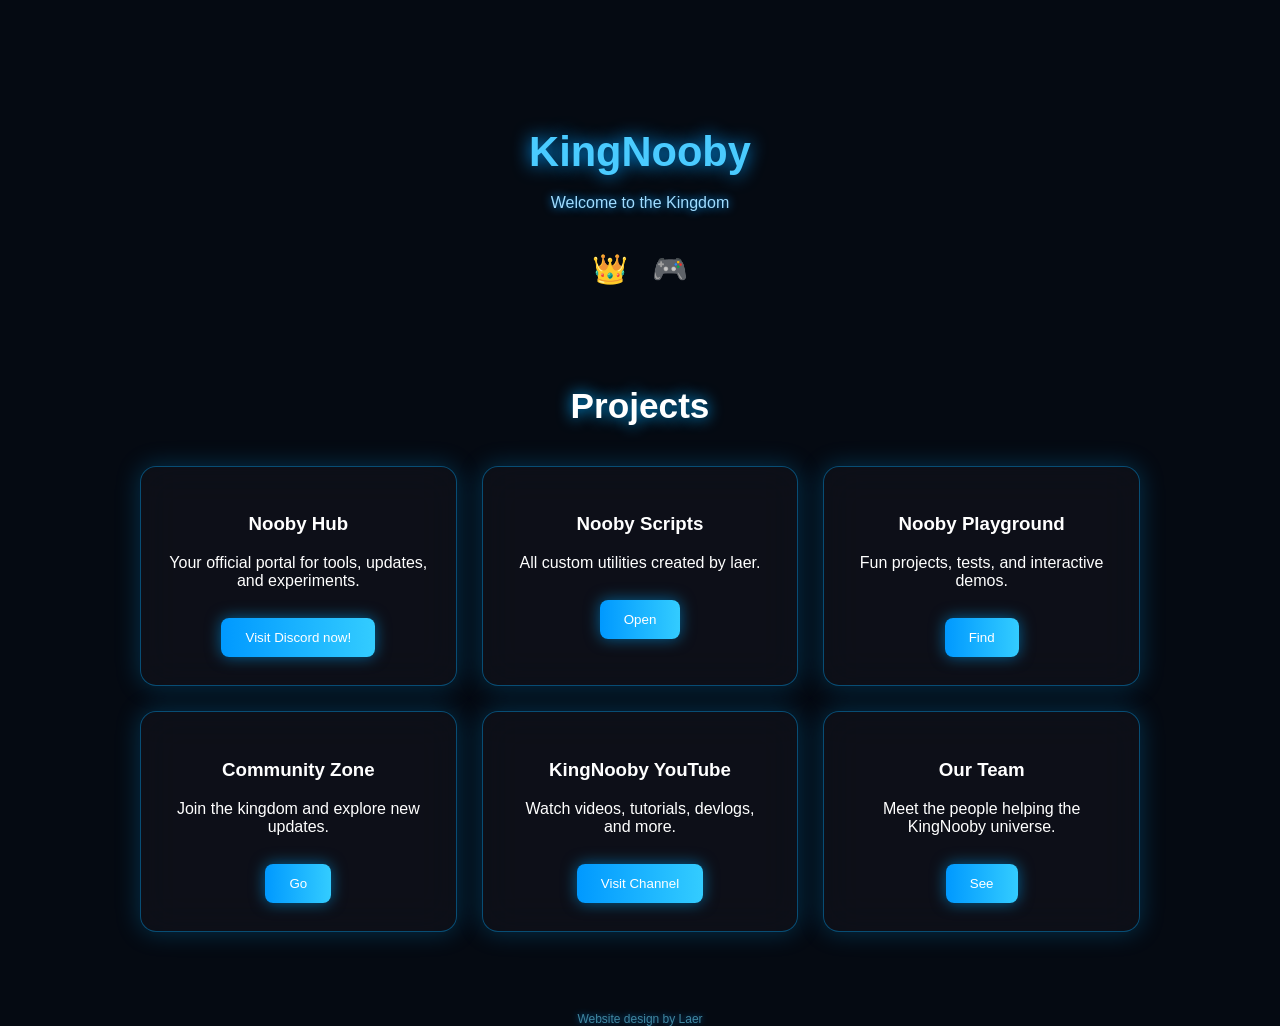
<file: index.html>
<!DOCTYPE html>
<html lang="en">
<head>
    <meta charset="UTF-8">
    <meta name="viewport" content="width=device-width, initial-scale=1.0">
    <title>KingNooby</title>
    <link rel="stylesheet" href="style.css">
    <link rel="icon" href="Copilot_20260404_170513.png">

</head>
<body>

    <header>
        <h1 class="title">KingNooby</h1>
        <p class="tagline">Welcome to the Kingdom</p>

        <div class="icons">
            <span class="icon">👑</span>
            <span class="icon">🎮</span>
        </div>
    </header>

    <section class="products">
        <h2>Projects</h2>

        <div class="grid">

            <!-- CARD 1 -->
            <div class="card" onclick="'page1.html'">
                <h3>Nooby Hub</h3>
                <p>Your official portal for tools, updates, and experiments.</p>
<button>Visit Discord now! </button>
            </div>

            <!-- CARD 2 -->
            <div class="card" onclick="'page2.html'">
                <h3>Nooby Scripts</h3>
                <p>All custom utilities created by laer.</p>
                <button>Open</button>
            </div>

            <!-- CARD 3 -->
            <div class="card" onclick="'page3.html'">
                <h3>Nooby Playground</h3>
                <p>Fun projects, tests, and interactive demos.</p>
<button>Find</button>
            </div>

            <!-- CARD 4 -->
            <div class="card" onclick="'page4.html'">
                <h3>Community Zone</h3>
                <p>Join the kingdom and explore new updates.</p>
<button>Go</button>
            </div>

            <!-- CARD 5 — NEW -->
            <div class="card" onclick="'page5.html'">
                <h3>KingNooby YouTube</h3>
                <p>Watch videos, tutorials, devlogs, and more.</p>
                <button>Visit Channel</button>
            </div>

            <!-- CARD 6 — NEW -->
            <div class="card" onclick="'page6.html'">
                <h3>Our Team</h3>
                <p>Meet the people helping the KingNooby universe.</p>
<button>See</button>
            </div>

        </div>
    </section>

    <script src="script.js"></script>
</body>
</html>
<footer style="
    margin-top: 60px;
    text-align: center;
    opacity: 0.6;
    color: #66d9ff;
    font-size: 0.75rem;
    text-shadow: 0 0 6px #0099ff;
">
    Website design by Laer
</footer>
</file>
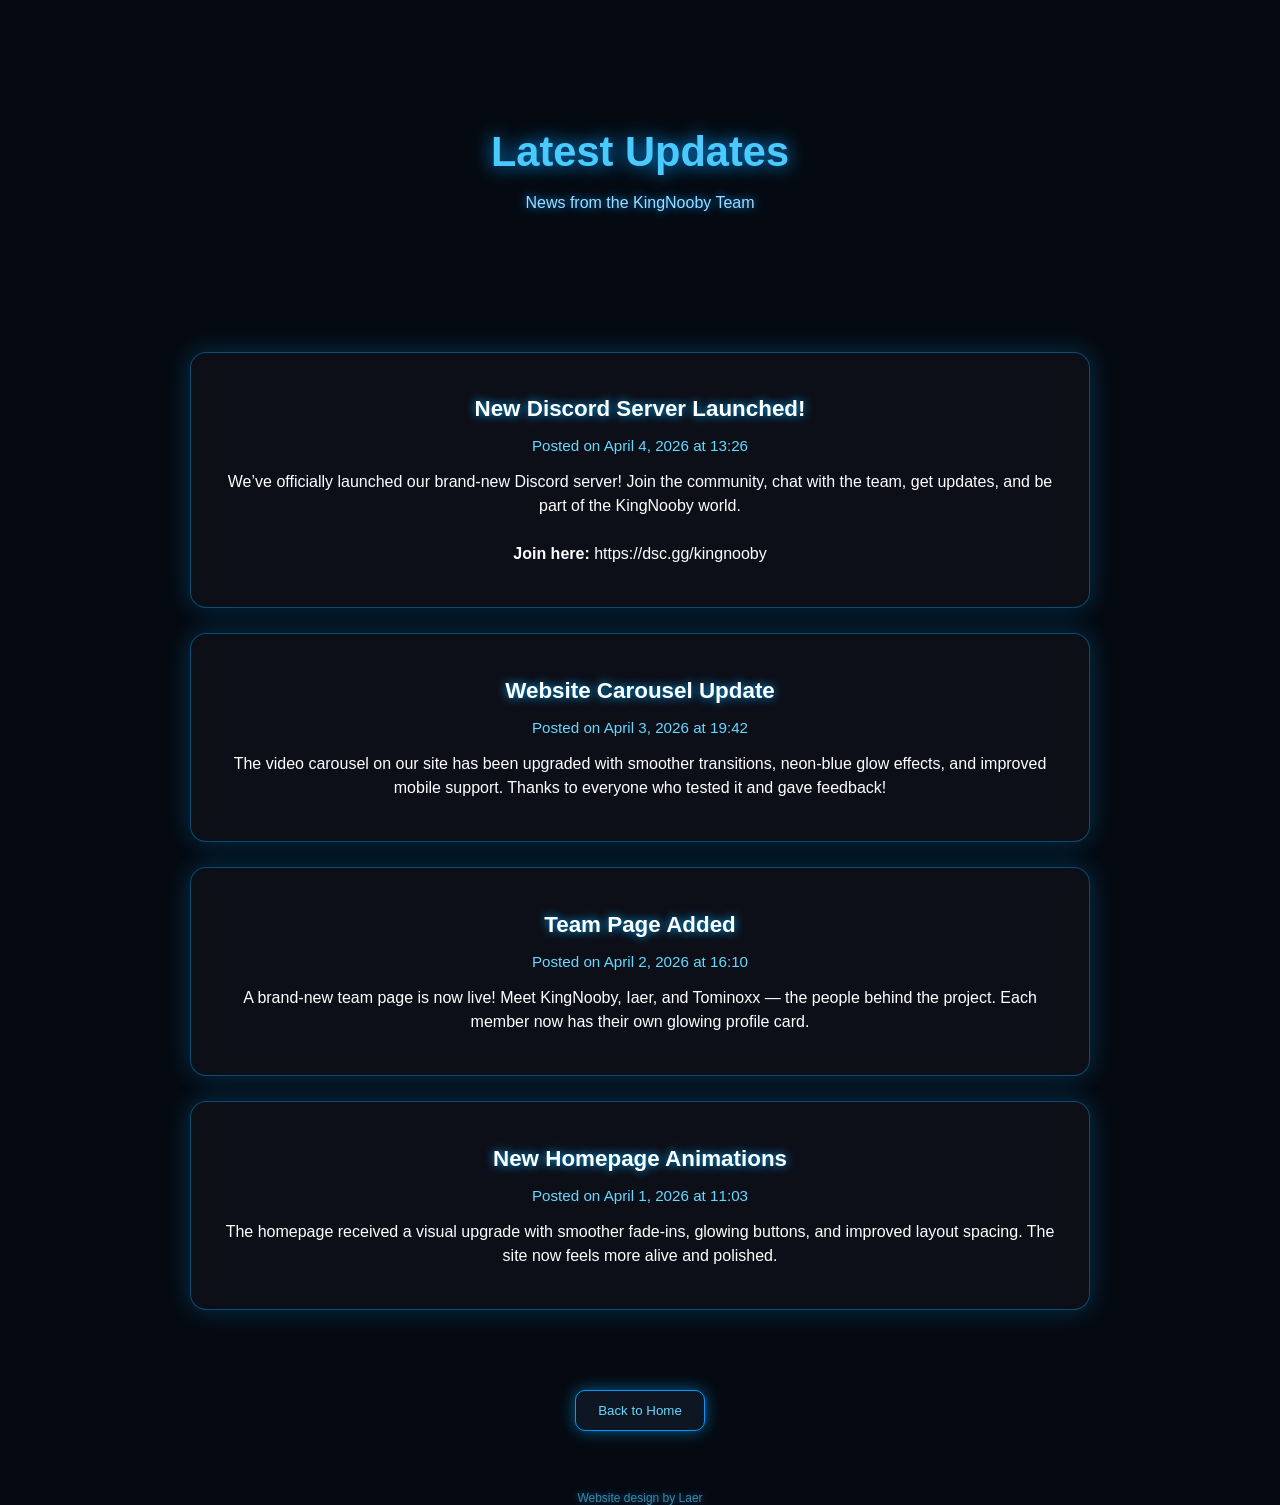
<file: page1.html>
<!DOCTYPE html>
<html lang="en">
<head>
    <meta charset="UTF-8">
    <meta name="viewport" content="width=device-width, initial-scale=1.0">
    <title>KingNooby Updates</title>
    <link rel="stylesheet" href="style.css">

    <style>
        .updates-container {
            max-width: 900px;
            margin: 40px auto;
            display: flex;
            flex-direction: column;
            gap: 25px;
        }

        .update-box {
            background: rgba(20, 20, 30, 0.55);
            padding: 25px;
            border-radius: 16px;
            border: 1px solid rgba(0, 170, 255, 0.4);
            box-shadow: 0 0 25px rgba(0, 170, 255, 0.25);
            backdrop-filter: blur(12px);
            transition: 0.3s ease;
        }

        .update-box:hover {
            transform: translateY(-8px);
            box-shadow: 0 0 40px #00aaffaa;
            border-color: #33ccff;
        }

        .update-title {
            font-size: 1.4rem;
            margin-bottom: 6px;
            text-shadow: 0 0 10px #00aaff;
        }

        .update-time {
            font-size: 0.95rem;
            color: #66d9ff;
            margin-bottom: 12px;
        }

        .update-text {
            line-height: 1.5;
            opacity: 0.9;
        }

        .back-btn {
            margin-top: 40px;
        }
    </style>
</head>
<body>

    <header>
        <h1 class="title">Latest Updates</h1>
        <p class="tagline">News from the KingNooby Team</p>
    </header>

    <section class="updates-container">

        <!-- REAL UPDATE -->
        <div class="update-box">
            <h2 class="update-title">New Discord Server Launched!</h2>
            <p class="update-time">Posted on April 4, 2026 at 13:26</p>
            <p class="update-text">
                We’ve officially launched our brand‑new Discord server!  
                Join the community, chat with the team, get updates, and be part of the KingNooby world.  
                <br><br>
                <strong>Join here:</strong> https://dsc.gg/kingnooby
            </p>
        </div>

        <!-- FABRICATED NEWS #1 -->
        <div class="update-box">
            <h2 class="update-title">Website Carousel Update</h2>
            <p class="update-time">Posted on April 3, 2026 at 19:42</p>
            <p class="update-text">
                The video carousel on our site has been upgraded with smoother transitions,  
                neon‑blue glow effects, and improved mobile support.  
                Thanks to everyone who tested it and gave feedback!
            </p>
        </div>

        <!-- FABRICATED NEWS #2 -->
        <div class="update-box">
            <h2 class="update-title">Team Page Added</h2>
            <p class="update-time">Posted on April 2, 2026 at 16:10</p>
            <p class="update-text">
                A brand‑new team page is now live!  
                Meet KingNooby, Iaer, and Tominoxx — the people behind the project.  
                Each member now has their own glowing profile card.
            </p>
        </div>

        <!-- FABRICATED NEWS #3 -->
        <div class="update-box">
            <h2 class="update-title">New Homepage Animations</h2>
            <p class="update-time">Posted on April 1, 2026 at 11:03</p>
            <p class="update-text">
                The homepage received a visual upgrade with smoother fade‑ins,  
                glowing buttons, and improved layout spacing.  
                The site now feels more alive and polished.
            </p>
        </div>

    </section>

    <button class="back-btn" onclick="window.location.href='index.html'">Back to Home</button>

    <script src="script.js"></script>
</body>
</html>
<footer style="
    margin-top: 60px;
    text-align: center;
    opacity: 0.6;
    color: #66d9ff;
    font-size: 0.75rem;
    text-shadow: 0 0 6px #0099ff;
">
    Website design by Laer
</footer>
</file>
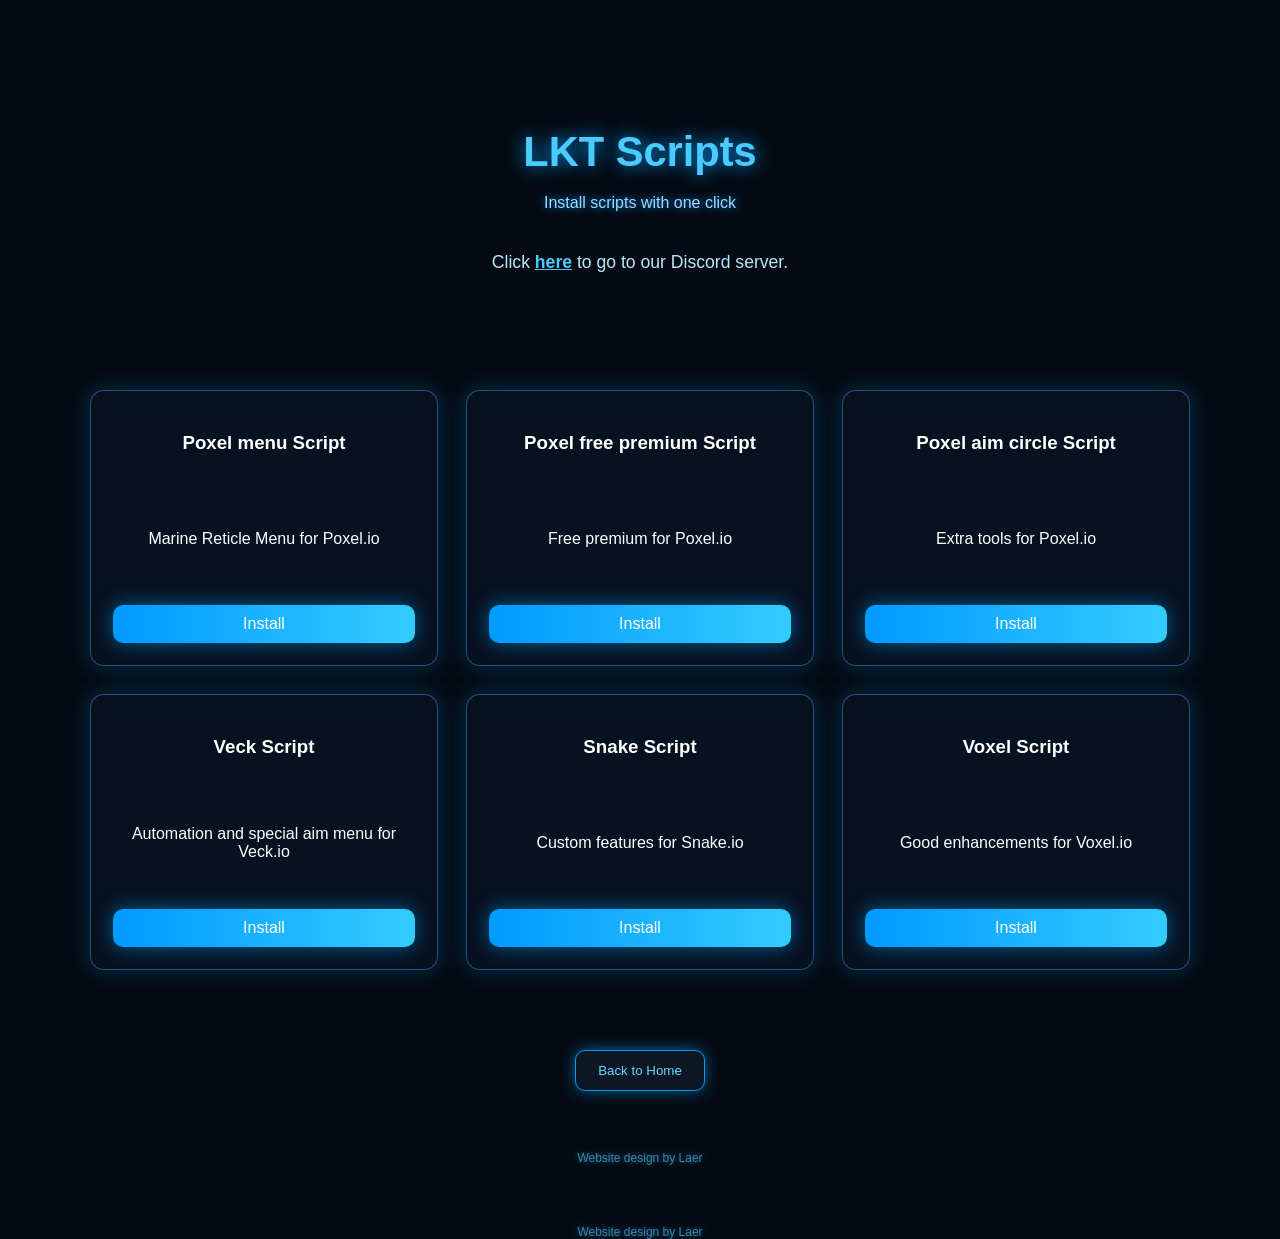
<file: page2.html>
<!DOCTYPE html>
<html lang="en">
<head>
    <meta charset="UTF-8">
    <meta name="viewport" content="width=device-width, initial-scale=1.0">
    <title>LKT Scripts</title>
    <link rel="stylesheet" href="style.css">
</head>
<body>

    <header>
        <h1 class="title">LKT Scripts</h1>
        <p class="tagline">Install scripts with one click</p>
<p class="discord-link">
    Click <a href="https://dsc.gg/knby">here</a> to go to our Discord server.
</p>

    </header>

    <section class="scripts-container">

        <!-- SCRIPT 1 -->
        <div class="script-card">
            <h3>Poxel menu Script</h3>
            <p>Marine Reticle Menu for Poxel.io</p>
            <a href="scripts/poxel1.user.js" class="install-btn">Install</a>
        </div>

        <!-- SCRIPT 2 -->
        <div class="script-card">
            <h3>Poxel free premium Script</h3>
            <p>Free premium for Poxel.io</p>
            <a href="scripts/poxel2.user.js" class="install-btn">Install</a>
        </div>

        <!-- SCRIPT 3 -->
        <div class="script-card">
            <h3>Poxel aim circle Script</h3>
            <p>Extra tools for Poxel.io</p>
            <a href="scripts/poxel3.user.js" class="install-btn">Install</a>
        </div>

        <!-- SCRIPT 4 -->
        <div class="script-card">
            <h3>Veck Script</h3>
            <p>Automation and special aim menu for Veck.io</p>
            <a href="scripts/veck.user.js" class="install-btn">Install</a>
        </div>

        <!-- SCRIPT 5 -->
        <div class="script-card">
            <h3>Snake Script</h3>
            <p>Custom features for Snake.io</p>
            <a href="scripts/snake.user.js" class="install-btn">Install</a>
        </div>

        <!-- SCRIPT 6 -->
        <div class="script-card">
            <h3>Voxel Script</h3>
            <p>Good enhancements for Voxel.io </p>
            <a href="scripts/voxel.user.js" class="install-btn">Install</a>
        </div>

    </section>

    <button class="back-btn" onclick="window.location.href='index.html'">Back to Home</button>

    <footer>
        Website design by Laer
    </footer>

</body>
</html>

<footer style="
    margin-top: 60px;
    text-align: center;
    opacity: 0.6;
    color: #66d9ff;
    font-size: 0.75rem;
    text-shadow: 0 0 6px #0099ff;
">
    Website design by Laer
</footer>
</file>
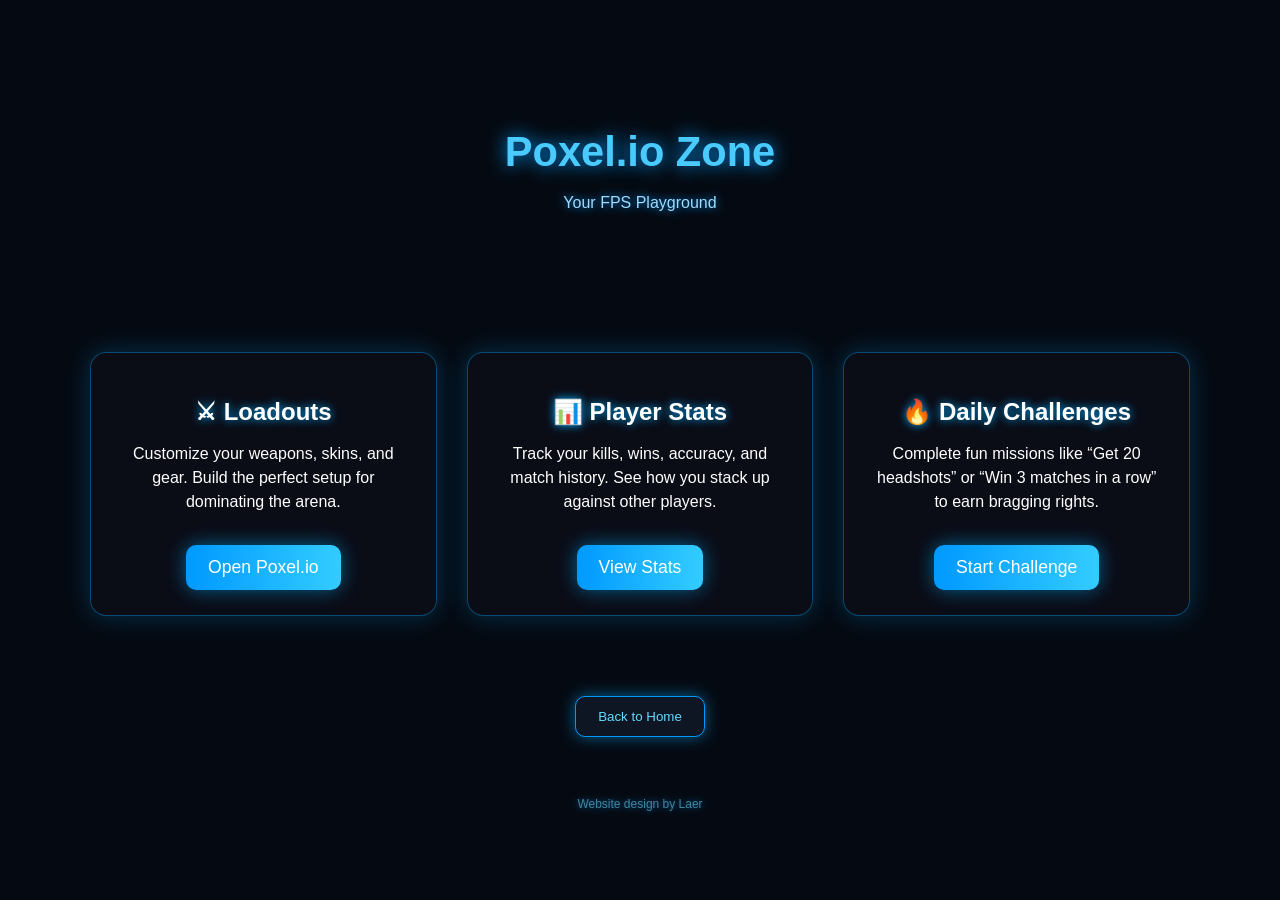
<file: page3.html>
<!DOCTYPE html>
<html lang="en">
<head>
    <meta charset="UTF-8">
    <meta name="viewport" content="width=device-width, initial-scale=1.0">
    <title>Poxel.io Zone</title>
    <link rel="stylesheet" href="style.css">

    <style>
        .poxel-container {
            max-width: 1100px;
            margin: 40px auto;
            display: grid;
            grid-template-columns: repeat(auto-fit, minmax(300px, 1fr));
            gap: 30px;
        }

        .poxel-box {
            background: rgba(15, 15, 25, 0.6);
            padding: 25px;
            border-radius: 16px;
            border: 1px solid rgba(0, 170, 255, 0.4);
            box-shadow: 0 0 25px rgba(0, 170, 255, 0.25);
            backdrop-filter: blur(12px);
            transition: 0.3s ease;
            text-align: center;
        }

        .poxel-box:hover {
            transform: translateY(-10px) scale(1.03);
            box-shadow: 0 0 45px #00aaffaa;
            border-color: #33ccff;
        }

        .poxel-box h2 {
            margin-bottom: 10px;
            text-shadow: 0 0 10px #00aaff;
        }

        .poxel-box p {
            opacity: 0.9;
            line-height: 1.5;
        }

        .play-btn {
            margin-top: 15px;
            padding: 12px 22px;
            background: linear-gradient(90deg, #0099ff, #33ccff);
            border: none;
            border-radius: 10px;
            color: white;
            font-size: 1.1rem;
            cursor: pointer;
            transition: 0.25s ease;
            box-shadow: 0 0 20px #00aaff88;
        }

        .play-btn:hover {
            background: linear-gradient(90deg, #33ccff, #66d9ff);
            box-shadow: 0 0 35px #33ccffaa;
            transform: translateY(-3px);
        }

        .back-btn {
            margin-top: 40px;
        }
    </style>
</head>
<body>

    <header>
        <h1 class="title">Poxel.io Zone</h1>
        <p class="tagline">Your FPS Playground</p>
    </header>

    <section class="poxel-container">

        <!-- BOX 1: Loadouts -->
        <div class="poxel-box">
            <h2>⚔ Loadouts</h2>
            <p>
                Customize your weapons, skins, and gear.  
                Build the perfect setup for dominating the arena.
            </p>
            <button class="play-btn" onclick="window.open('https://poxel.io', '_blank')">
                Open Poxel.io
            </button>
        </div>

        <!-- BOX 2: Stats -->
        <div class="poxel-box">
            <h2>📊 Player Stats</h2>
            <p>
                Track your kills, wins, accuracy, and match history.  
                See how you stack up against other players.
            </p>
            <button class="play-btn" onclick="window.open('https://poxel.io', '_blank')">
                View Stats
            </button>
        </div>

        <!-- BOX 3: Fun Challenges -->
        <div class="poxel-box">
            <h2>🔥 Daily Challenges</h2>
            <p>
                Complete fun missions like “Get 20 headshots”  
                or “Win 3 matches in a row” to earn bragging rights.
            </p>
            <button class="play-btn" onclick="window.open('https://poxel.io', '_blank')">
                Start Challenge
            </button>
        </div>

    </section>

    <button class="back-btn" onclick="window.location.href='index.html'">Back to Home</button>

    <script src="script.js"></script>
</body>
</html>
<footer style="
    margin-top: 60px;
    text-align: center;
    opacity: 0.6;
    color: #66d9ff;
    font-size: 0.75rem;
    text-shadow: 0 0 6px #0099ff;
">
    Website design by Laer
</footer>
</file>
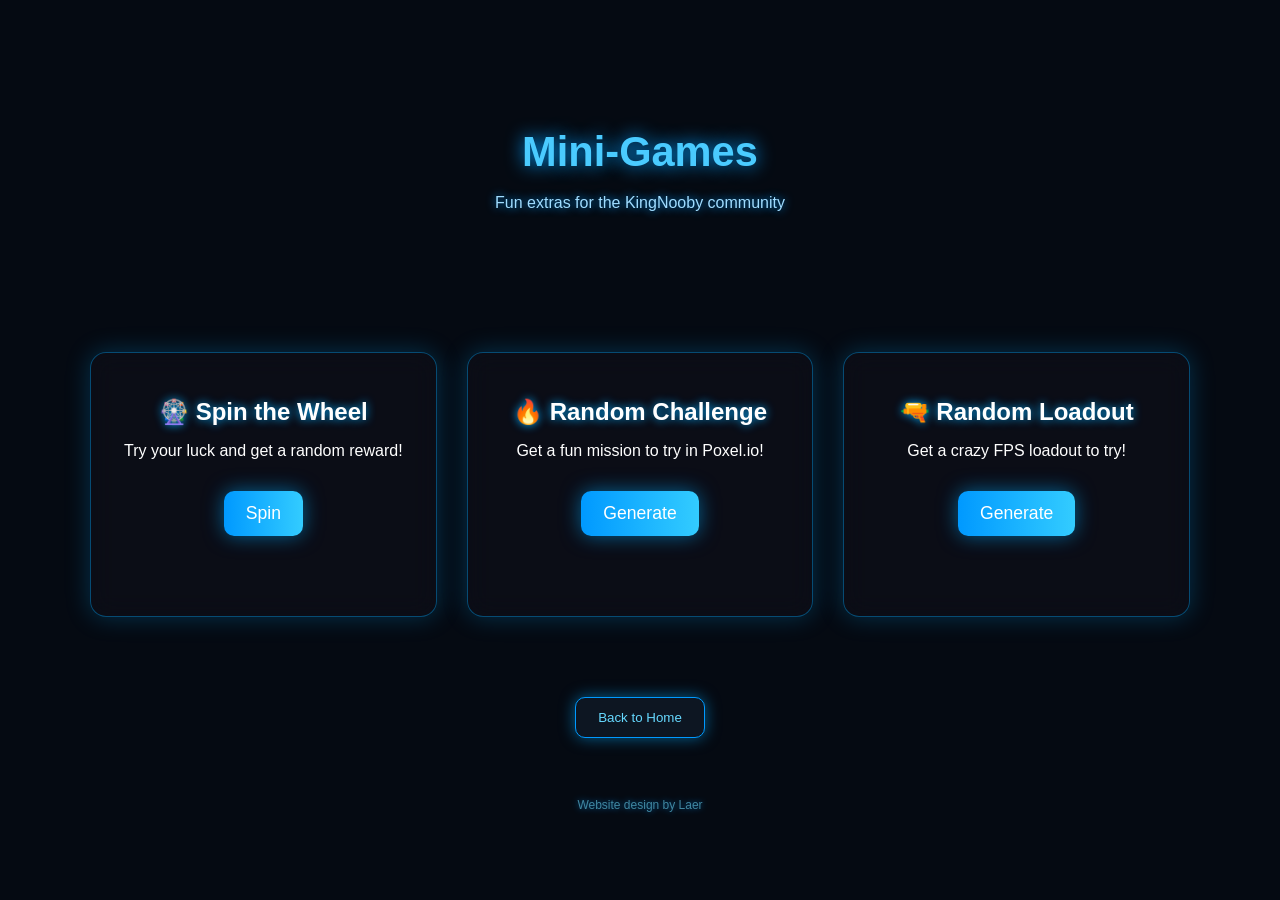
<file: page4.html>
<!DOCTYPE html>
<html lang="en">
<head>
    <meta charset="UTF-8">
    <meta name="viewport" content="width=device-width, initial-scale=1.0">
    <title>Mini‑Games</title>
    <link rel="stylesheet" href="style.css">

    <style>
        .games-container {
            max-width: 1100px;
            margin: 40px auto;
            display: grid;
            grid-template-columns: repeat(auto-fit, minmax(300px, 1fr));
            gap: 30px;
        }

        .game-box {
            background: rgba(15, 15, 25, 0.6);
            padding: 25px;
            border-radius: 16px;
            border: 1px solid rgba(0, 170, 255, 0.4);
            box-shadow: 0 0 25px rgba(0, 170, 255, 0.25);
            backdrop-filter: blur(12px);
            transition: 0.3s ease;
            text-align: center;
        }

        .game-box:hover {
            transform: translateY(-10px) scale(1.03);
            box-shadow: 0 0 45px #00aaffaa;
            border-color: #33ccff;
        }

        .game-box h2 {
            margin-bottom: 10px;
            text-shadow: 0 0 10px #00aaff;
        }

        .game-result {
            margin-top: 15px;
            font-size: 1.1rem;
            color: #66d9ff;
            min-height: 40px;
        }

        .game-btn {
            margin-top: 15px;
            padding: 12px 22px;
            background: linear-gradient(90deg, #0099ff, #33ccff);
            border: none;
            border-radius: 10px;
            color: white;
            font-size: 1.1rem;
            cursor: pointer;
            transition: 0.25s ease;
            box-shadow: 0 0 20px #00aaff88;
        }

        .game-btn:hover {
            background: linear-gradient(90deg, #33ccff, #66d9ff);
            box-shadow: 0 0 35px #33ccffaa;
            transform: translateY(-3px);
        }

        .back-btn {
            margin-top: 40px;
        }
    </style>
</head>
<body>

    <header>
        <h1 class="title">Mini‑Games</h1>
        <p class="tagline">Fun extras for the KingNooby community</p>
    </header>

    <section class="games-container">

        <!-- GAME 1: Spin the Wheel -->
        <div class="game-box">
            <h2>🎡 Spin the Wheel</h2>
            <p>Try your luck and get a random reward!</p>
            <button class="game-btn" onclick="spinWheel()">Spin</button>
            <div class="game-result" id="wheelResult"></div>
        </div>

        <!-- GAME 2: Random Challenge -->
        <div class="game-box">
            <h2>🔥 Random Challenge</h2>
            <p>Get a fun mission to try in Poxel.io!</p>
            <button class="game-btn" onclick="randomChallenge()">Generate</button>
            <div class="game-result" id="challengeResult"></div>
        </div>

        <!-- GAME 3: Random Loadout -->
        <div class="game-box">
            <h2>🔫 Random Loadout</h2>
            <p>Get a crazy FPS loadout to try!</p>
            <button class="game-btn" onclick="randomLoadout()">Generate</button>
            <div class="game-result" id="loadoutResult"></div>
        </div>

    </section>

    <button class="back-btn" onclick="window.location.href='index.html'">Back to Home</button>

    <script src="script.js"></script>

    <script>
        function spinWheel() {
            const rewards = [
                "⭐ 50 XP",
                "💎 Rare Skin",
                "🎁 Mystery Box",
                "🔥 Double Damage (5 min)",
                "⚡ Speed Boost",
                "😢 Nothing... try again!"
            ];
            document.getElementById("wheelResult").innerText =
                rewards[Math.floor(Math.random() * rewards.length)];
        }

        function randomChallenge() {
            const challenges = [
                "Get 10 headshots",
                "Win 2 matches in a row",
                "Play a full match with only pistol",
                "Get 5 melee kills",
                "Win a match with 0 deaths",
                "Deal 1000 total damage"
            ];
            document.getElementById("challengeResult").innerText =
                challenges[Math.floor(Math.random() * challenges.length)];
        }

        function randomLoadout() {
            const primaries = ["Assault Rifle", "Shotgun", "Sniper", "SMG", "Burst Rifle"];
            const secondaries = ["Pistol", "Revolver", "Knife", "Dual Pistols"];
            const perks = ["Speed Boost", "Extra Ammo", "Shield Regen", "Silent Steps"];

            const loadout =
                primaries[Math.floor(Math.random() * primaries.length)] + " + " +
                secondaries[Math.floor(Math.random() * secondaries.length)] +
                " | Perk: " +
                perks[Math.floor(Math.random() * perks.length)];

            document.getElementById("loadoutResult").innerText = loadout;
        }
    </script>

</body>
</html>
<footer style="
    margin-top: 60px;
    text-align: center;
    opacity: 0.6;
    color: #66d9ff;
    font-size: 0.75rem;
    text-shadow: 0 0 6px #0099ff;
">
    Website design by Laer
</footer>
</file>
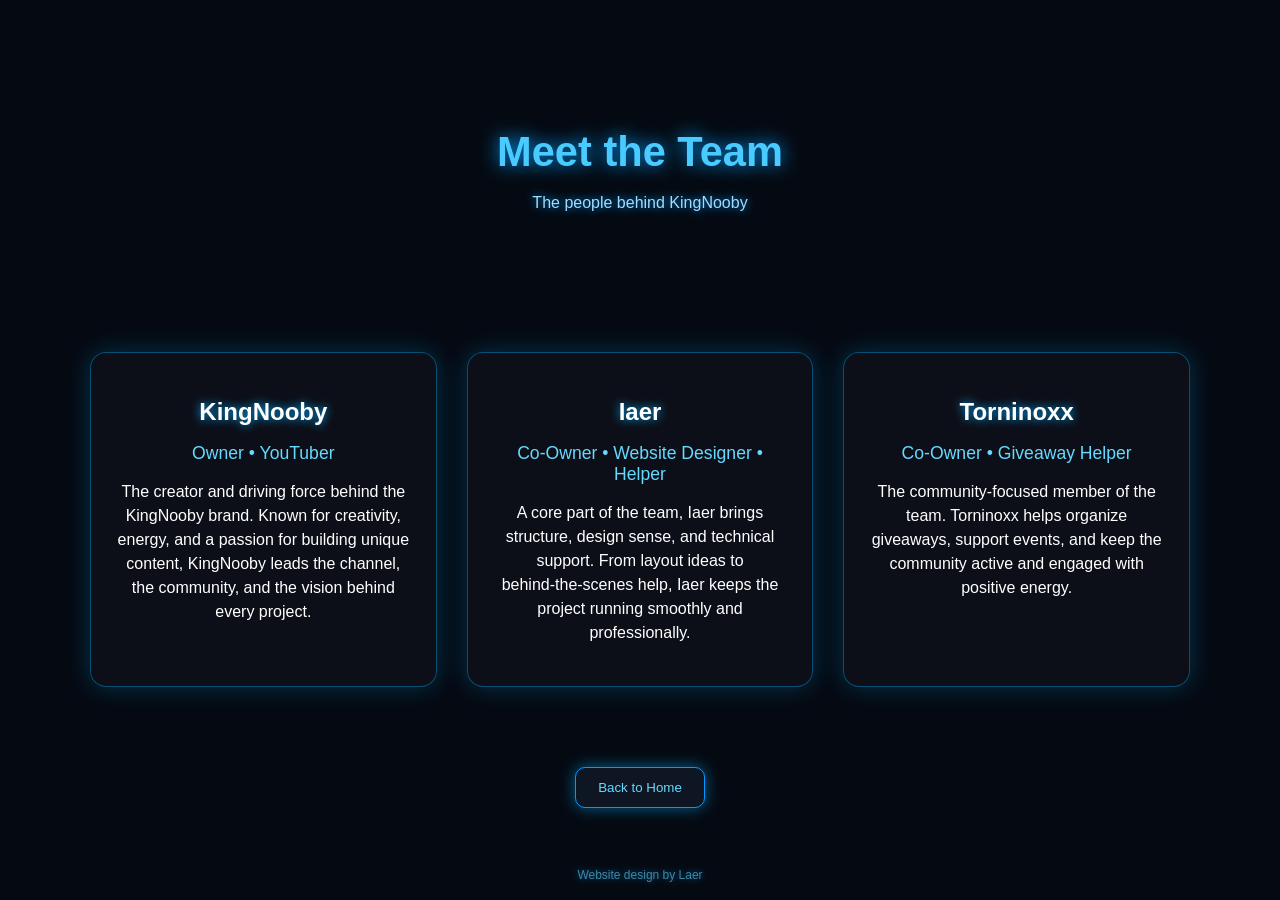
<file: page6.html>
<!DOCTYPE html>
<html lang="en">
<head>
    <meta charset="UTF-8">
    <meta name="viewport" content="width=device-width, initial-scale=1.0">
    <title>KingNooby Team</title>
    <link rel="stylesheet" href="style.css">

    <style>
        .team-container {
            max-width: 1100px;
            margin: 40px auto;
            display: grid;
            grid-template-columns: repeat(auto-fit, minmax(300px, 1fr));
            gap: 30px;
        }

        .team-box {
            background: rgba(20, 20, 30, 0.55);
            padding: 25px;
            border-radius: 16px;
            border: 1px solid rgba(0, 170, 255, 0.4);
            box-shadow: 0 0 25px rgba(0, 170, 255, 0.25);
            backdrop-filter: blur(12px);
            transition: 0.3s ease;
        }

        .team-box:hover {
            transform: translateY(-10px);
            box-shadow: 0 0 45px #00aaffaa;
            border-color: #33ccff;
        }

        .team-box h2 {
            margin-bottom: 5px;
            text-shadow: 0 0 10px #00aaff;
        }

        .team-role {
            font-size: 1.1rem;
            color: #66d9ff;
            margin-bottom: 12px;
        }

        .team-bio {
            line-height: 1.5;
            opacity: 0.9;
        }

        .back-btn {
            margin-top: 40px;
        }
    </style>
</head>
<body>

    <header>
        <h1 class="title">Meet the Team</h1>
        <p class="tagline">The people behind KingNooby</p>
    </header>

    <section class="team-container">

        <!-- KINGNOOBY -->
        <div class="team-box">
            <h2>KingNooby</h2>
            <p class="team-role">Owner • YouTuber</p>
            <p class="team-bio">
                The creator and driving force behind the KingNooby brand.  
                Known for creativity, energy, and a passion for building unique content,  
                KingNooby leads the channel, the community, and the vision behind every project.
            </p>
        </div>

        <!-- IAER -->
        <div class="team-box">
            <h2>Iaer</h2>
            <p class="team-role">Co‑Owner • Website Designer • Helper</p>
            <p class="team-bio">
                A core part of the team, Iaer brings structure, design sense,  
                and technical support. From layout ideas to behind‑the‑scenes help,  
                Iaer keeps the project running smoothly and professionally.
            </p>
        </div>

        <!-- TORNINOXX -->
        <div class="team-box">
            <h2>Torninoxx</h2>
            <p class="team-role">Co‑Owner • Giveaway Helper</p>
            <p class="team-bio">
                The community‑focused member of the team.  
                Torninoxx helps organize giveaways, support events,  
                and keep the community active and engaged with positive energy.
            </p>
        </div>

    </section>

    <button class="back-btn" onclick="window.location.href='index.html'">Back to Home</button>

    <script src="script.js"></script>
</body>
</html>
<footer style="
    margin-top: 60px;
    text-align: center;
    opacity: 0.6;
    color: #66d9ff;
    font-size: 0.75rem;
    text-shadow: 0 0 6px #0099ff;
">
    Website design by Laer
</footer>
</file>
<file: style.css>
/* GLOBAL */
@import url('https://fonts.googleapis.com/css2?family=Inter:wght@300;500;700&display=swap');

body {
    margin: 0;
    font-family: 'Inter', sans-serif;
    background: #050507;
    color: #e6e6e6;
    text-align: center;

    /* PAGE FADE-IN */
    opacity: 0;
    animation: fadeInPage 0.6s ease forwards;
}

@keyframes fadeInPage {
    from { opacity: 0; transform: translateY(10px); }
    to { opacity: 1; transform: translateY(0); }
}

/* TEXT FADE-IN */
h1, h2, h3, p, button {
    opacity: 0;
    animation: fadeInText 0.8s ease forwards;
    animation-delay: 0.2s;
}

@keyframes fadeInText {
    from { opacity: 0; transform: translateY(12px); }
    to { opacity: 1; transform: translateY(0); }
}

/* FADE-OUT CLASS */
.fade-out {
    opacity: 0;
    transition: opacity 0.4s ease;
}

/* HEADER */
header {
    padding: 60px 20px;
}

.title {
    font-size: 3.5rem;
    font-weight: 700;
    color: #fff;
    text-shadow: 
        0 0 25px #00aaff,
        0 0 50px #0099ff;
}

.tagline {
    margin-top: -10px;
    font-weight: 300;
    opacity: 0.85;
    text-shadow: 0 0 10px #0099ff;
}

.icons {
    margin-top: 20px;
}

.icon {
    font-size: 1.8rem;
    margin: 0 10px;
    color: #bbb;
    transition: 0.2s;
}

.icon:hover {
    color: #fff;
    text-shadow: 0 0 15px #00aaff;
}

/* PRODUCTS */
.products {
    margin-top: 40px;
}

.products h2 {
    font-size: 2.2rem;
    margin-bottom: 20px;
    text-shadow: 0 0 15px #00aaff;
}

.grid {
    display: grid;
    gap: 25px;
    padding: 20px;
    max-width: 1000px;
    margin: auto;
    grid-template-columns: repeat(auto-fit, minmax(260px, 1fr));
}

/* CARD — BLUE NEON MODE */
.card {
    background: rgba(20, 20, 30, 0.55);
    backdrop-filter: blur(18px);
    padding: 28px;
    border-radius: 16px;
    border: 1px solid rgba(0, 170, 255, 0.4);
    transition: 0.35s ease;
    position: relative;
    overflow: hidden;
    transform-style: preserve-3d;
    cursor: pointer;
    box-shadow: 0 0 25px rgba(0, 170, 255, 0.25);
}

/* BLUE NEON AURA */
.card::before {
    content: "";
    position: absolute;
    inset: -4px;
    border-radius: inherit;
    background: linear-gradient(
        120deg,
        #0099ff,
        #00aaff,
        #33ccff,
        #0099ff
    );
    filter: blur(40px);
    opacity: 0;
    transition: 0.45s ease;
    z-index: -1;
}

/* BLUE GLOW PULSE */
@keyframes pulseGlow {
    0% { box-shadow: 0 0 25px #00aaff55; }
    50% { box-shadow: 0 0 55px #33ccffaa; }
    100% { box-shadow: 0 0 25px #00aaff55; }
}

/* HOVER EFFECTS */
.card:hover {
    transform: translateY(-12px) scale(1.04);
    border-color: #33ccff;
    animation: pulseGlow 1.6s infinite ease-in-out;
    box-shadow:
        0 0 35px #33ccffaa,
        0 0 75px #00aaff88,
        0 0 120px #0099ff55;
}

.card:hover::before {
    opacity: 1;
}

/* BUTTON — BLUE NEON */
button {
    margin-top: 12px;
    padding: 12px 24px;
    background: linear-gradient(90deg, #0099ff, #33ccff);
    border: none;
    border-radius: 8px;
    color: white;
    cursor: pointer;
    transition: 0.25s ease;
    box-shadow: 0 0 15px #00aaff88;
}

button:hover {
    background: linear-gradient(90deg, #33ccff, #66d9ff);
    box-shadow: 0 0 25px #33ccffaa;
}

/* GENERAL PAGE STYLE */
body {
    background: #050a12;
    color: white;
    font-family: "Segoe UI", sans-serif;
    text-align: center;
    margin: 0;
    padding: 0;
}

header {
    margin-top: 40px;
}

.title {
    font-size: 2.6rem;
    color: #4acbff;
    text-shadow: 0 0 18px #009dff;
}

.tagline {
    opacity: 0.75;
    margin-bottom: 40px;
    color: #9fdcff;
}

/* GRID: ALWAYS 3 PER ROW */
.scripts-container {
    max-width: 1100px;
    margin: 40px auto;
    display: grid;
    grid-template-columns: repeat(3, 1fr);
    gap: 28px;
}

/* BEAUTIFUL NEON SQUARES */
.script-card {
    background: rgba(10, 25, 45, 0.55);
    padding: 22px;
    border-radius: 14px;
    border: 1px solid rgba(80, 150, 255, 0.45);
    box-shadow: 0 0 25px rgba(0, 170, 255, 0.25);
    backdrop-filter: blur(12px);
    transition: 0.25s ease;
    height: 230px;
    display: flex;
    flex-direction: column;
    justify-content: space-between;
}

.script-card:hover {
    transform: translateY(-8px) scale(1.03);
    box-shadow: 0 0 45px #00aaffaa;
    border-color: #4acbff;
}

/* INSTALL BUTTON */
.install-btn {
    padding: 10px 18px;
    background: linear-gradient(90deg, #0099ff, #33ccff);
    border: none;
    border-radius: 10px;
    color: white;
    font-size: 1rem;
    cursor: pointer;
    transition: 0.25s ease;
    text-decoration: none;
    display: inline-block;
    box-shadow: 0 0 20px #00aaff88;
}

.install-btn:hover {
    background: linear-gradient(90deg, #33ccff, #66d9ff);
    box-shadow: 0 0 35px #33ccffaa;
    transform: translateY(-3px);
}

/* BACK BUTTON */
.back-btn {
    margin-top: 40px;
    padding: 12px 22px;
    background: #0d1622;
    border: 1px solid #0099ff;
    border-radius: 10px;
    color: #66d9ff;
    cursor: pointer;
    transition: 0.25s ease;
}

.back-btn:hover {
    background: #0b121c;
    box-shadow: 0 0 20px #0099ff88;
    transform: translateY(-3px);
}

/* FOOTER */
footer {
    margin-top: 60px;
    text-align: center;
    opacity: 0.6;
    color: #66d9ff;
    font-size: 0.75rem;
    text-shadow: 0 0 6px #0099ff;
}

.info-box {
    margin: 0 auto 30px auto;
    max-width: 600px;
    padding: 14px 20px;
    background: rgba(10, 25, 45, 0.55);
    border: 1px solid rgba(80, 150, 255, 0.45);
    border-radius: 12px;
    backdrop-filter: blur(10px);
    color: #9fdcff;
    font-size: 1rem;
    text-shadow: 0 0 8px #0077cc;
    box-shadow: 0 0 20px rgba(0, 150, 255, 0.25);
}

.discord-box {
    margin: 60px auto;
    max-width: 600px;
    padding: 30px;
    background: rgba(10, 25, 45, 0.55);
    border: 1px solid rgba(80, 150, 255, 0.45);
    border-radius: 16px;
    backdrop-filter: blur(14px);
    text-align: center;
    box-shadow: 0 0 30px rgba(0, 150, 255, 0.25);
}

.discord-btn {
    display: inline-block;
    padding: 16px 28px;
    background: linear-gradient(90deg, #0099ff, #33ccff);
    color: white;
    font-size: 1.2rem;
    border-radius: 12px;
    text-decoration: none;
    box-shadow: 0 0 25px #00aaff88;
    transition: 0.25s ease;
}

.discord-btn:hover {
    background: linear-gradient(90deg, #33ccff, #66d9ff);
    box-shadow: 0 0 40px #33ccffaa;
    transform: translateY(-4px);
}

.discord-link {
    font-size: 1.1rem;
    color: #b8e7ff;
    margin-top: 20px;
}

.discord-link a {
    color: #4acbff;
    text-decoration: underline;
    font-weight: 600;
    transition: 0.2s ease;
}

.discord-link a:hover {
    color: #66d9ff;
    text-shadow: 0 0 8px #33ccff;
}
</file>
